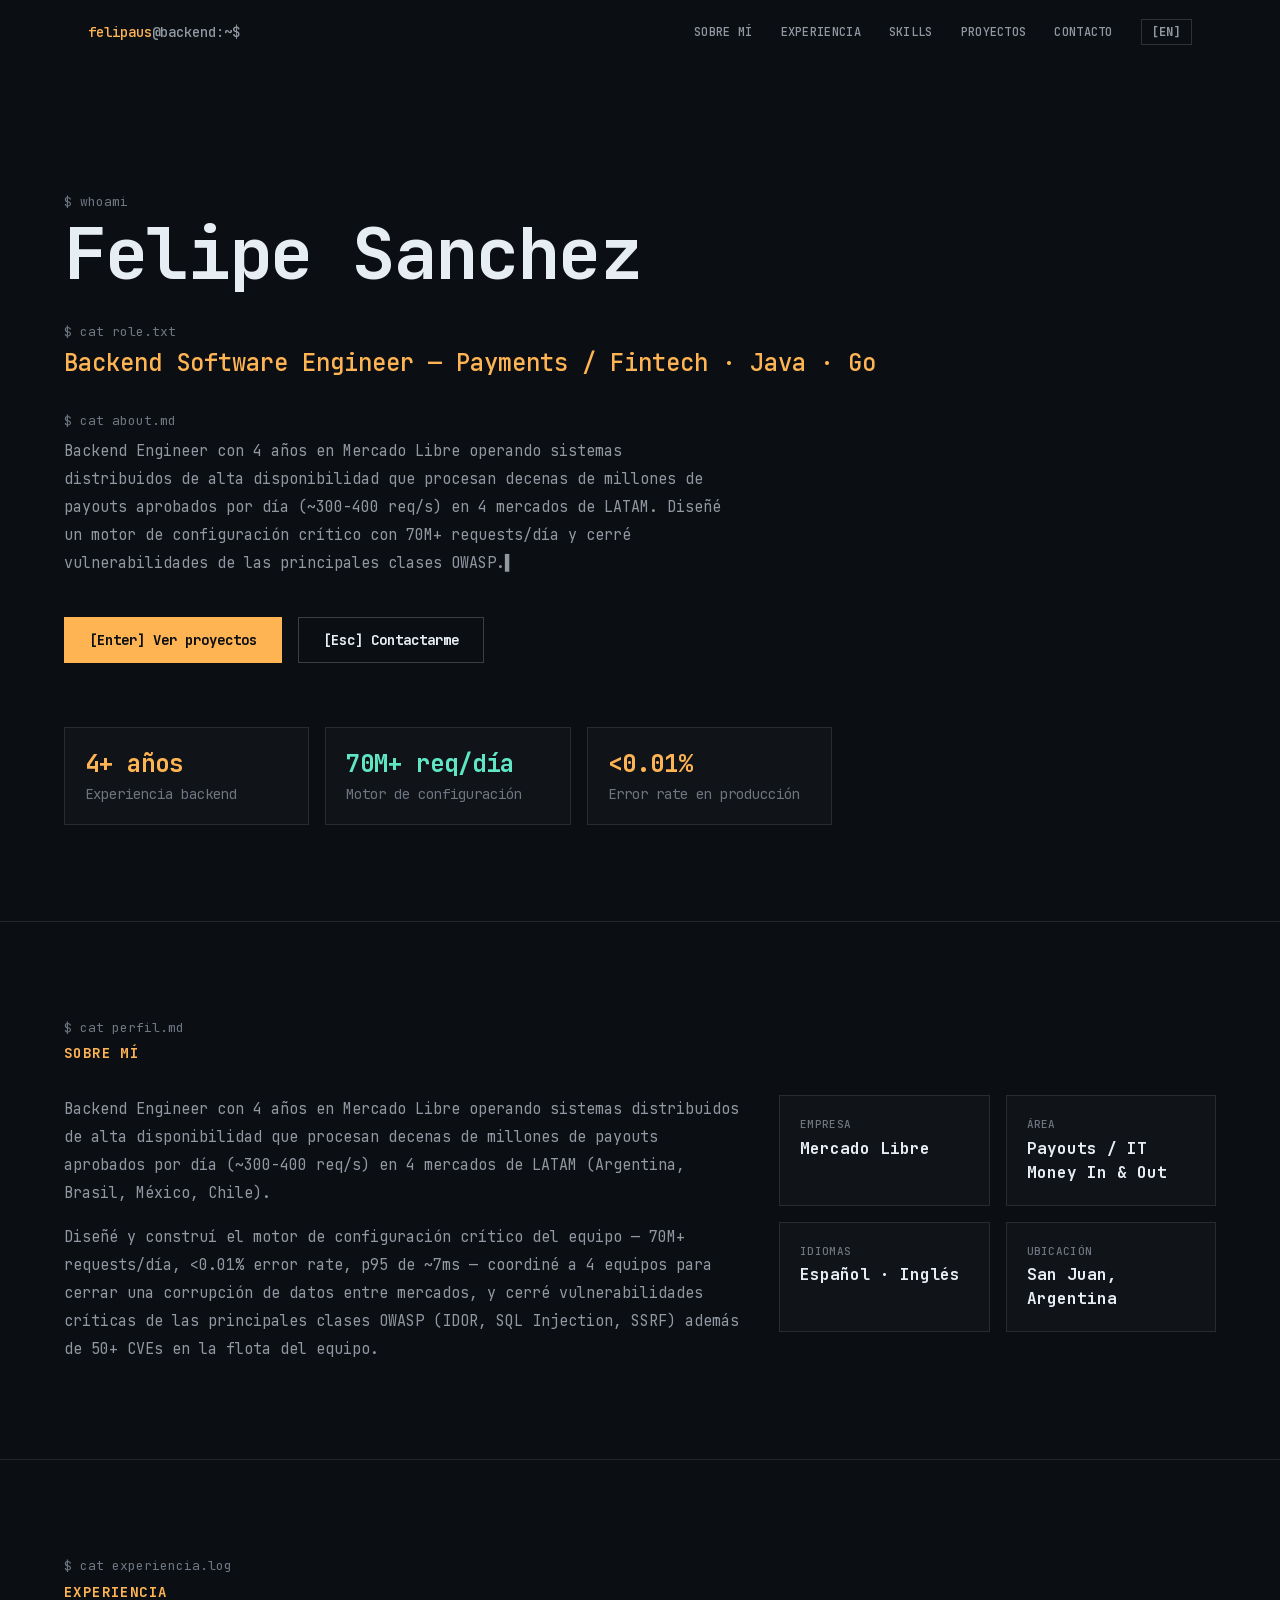
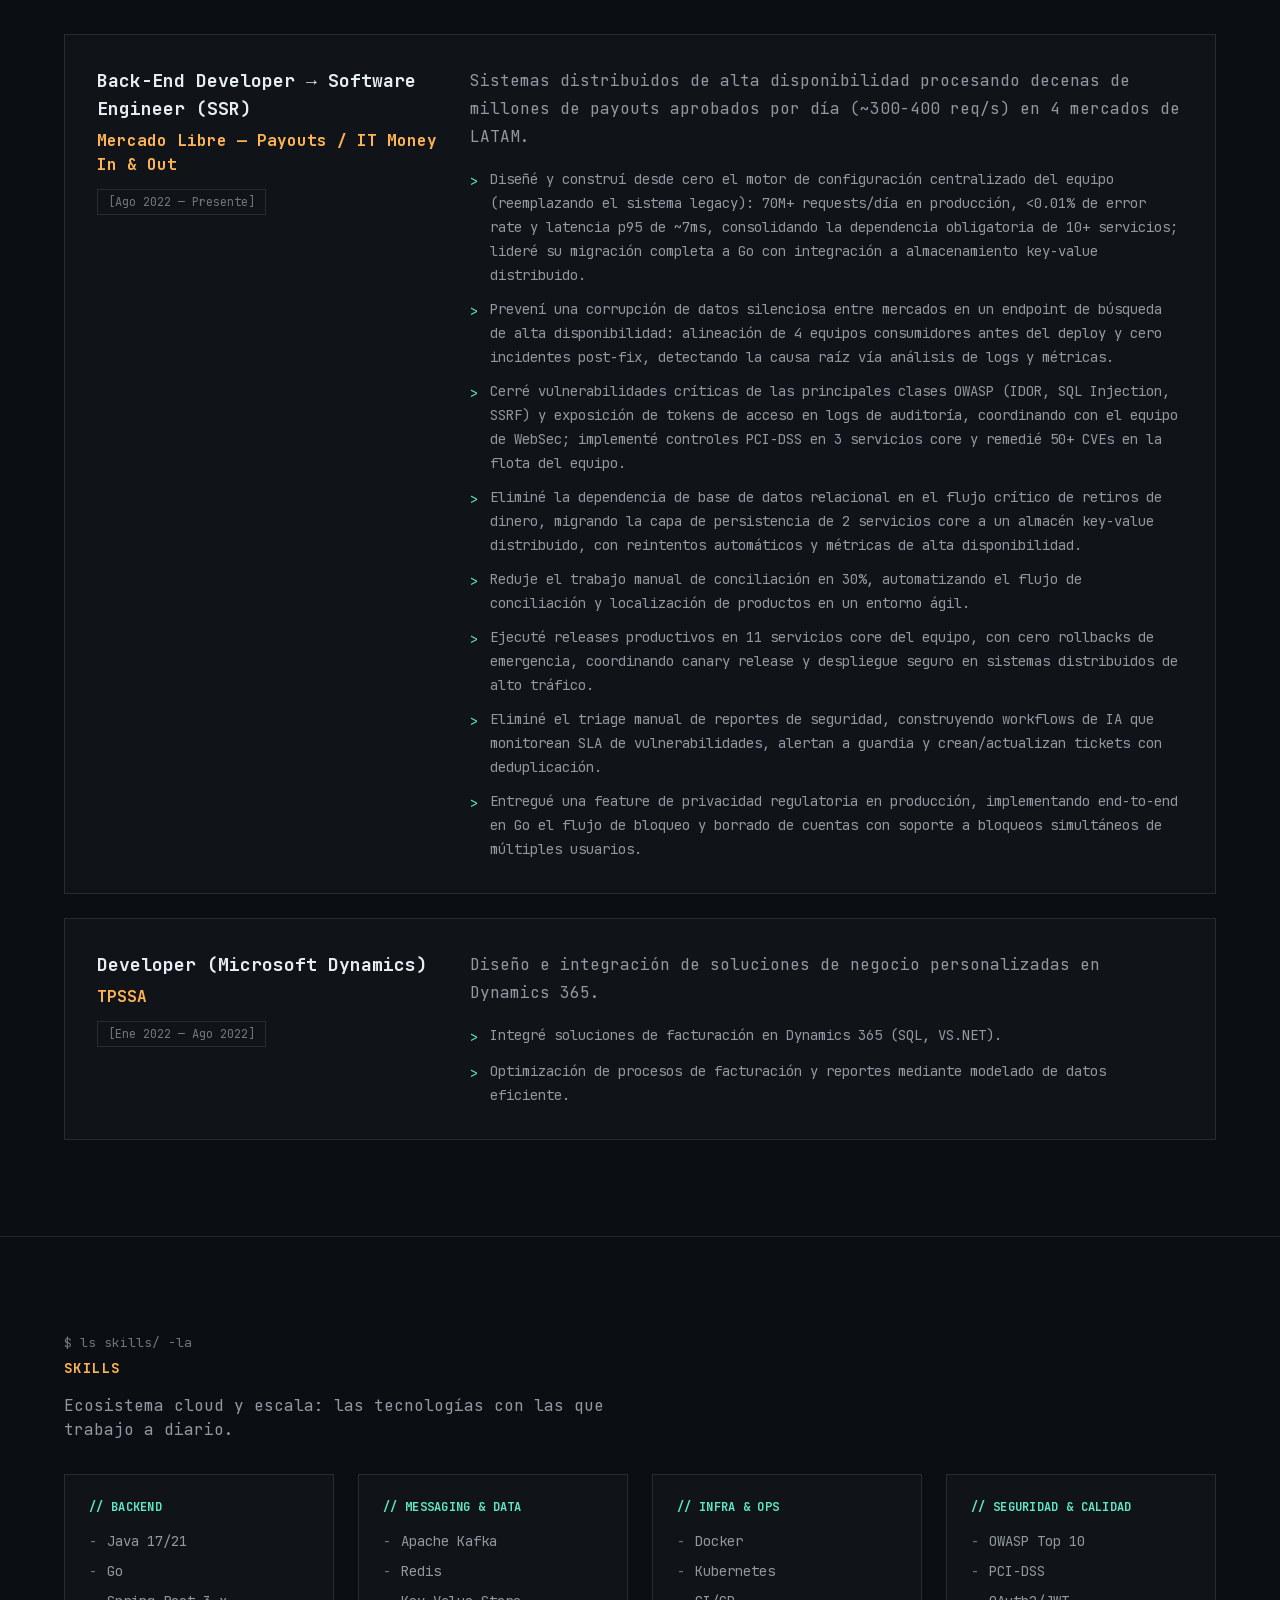
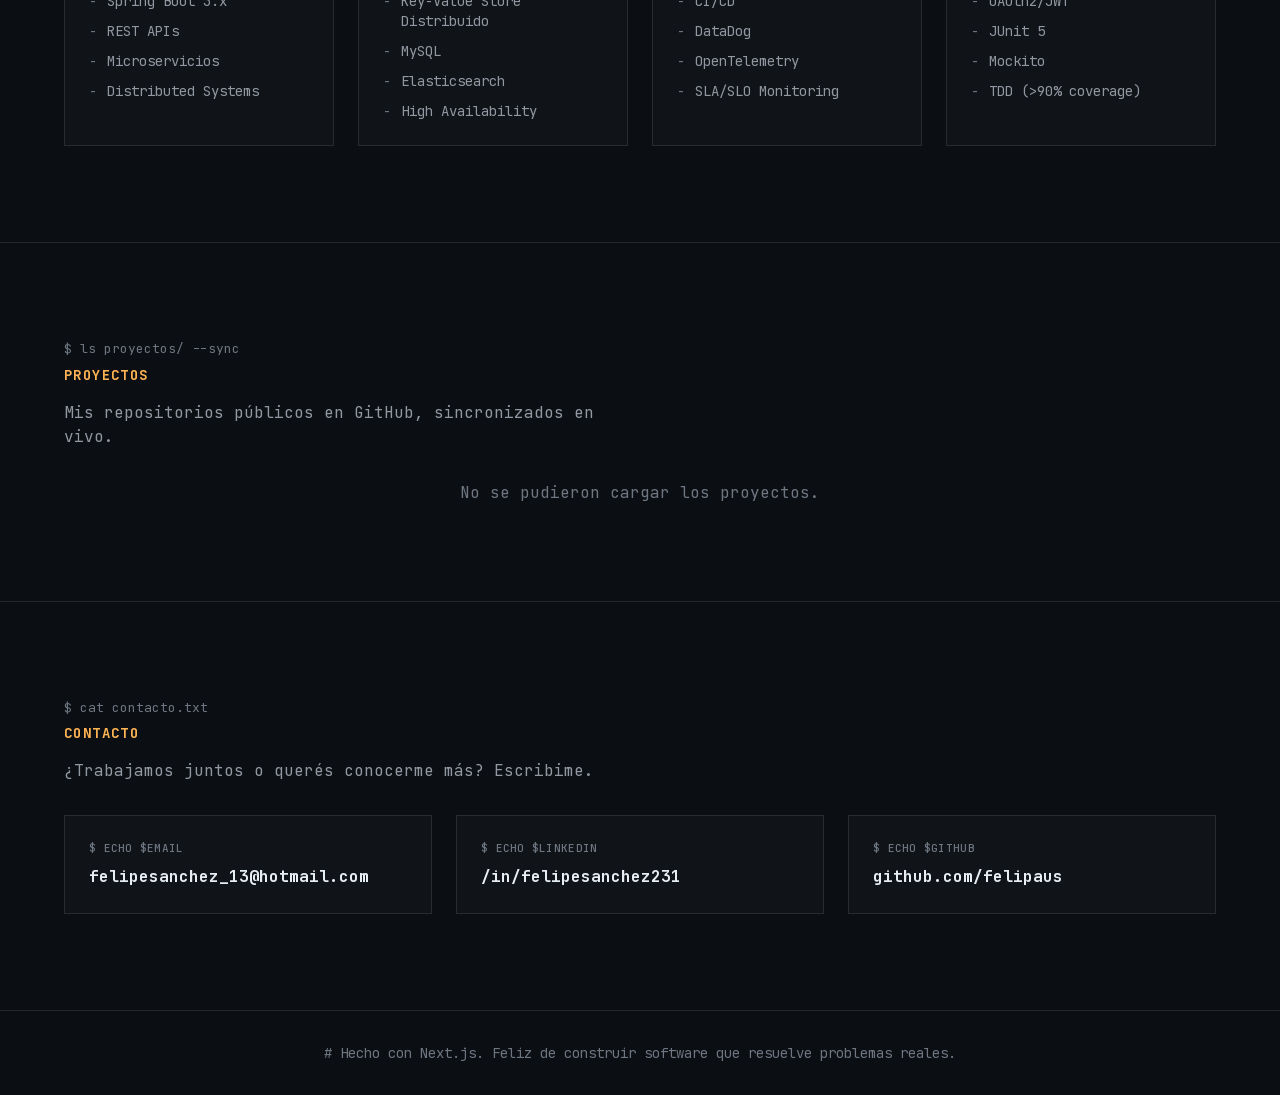
<file: index.html>
<!DOCTYPE html><html lang="es" class="jetbrains_mono_a3c2e7d3-module__z1aoya__variable h-full antialiased"><head><meta charSet="utf-8"/><meta name="viewport" content="width=device-width, initial-scale=1"/><link rel="preload" href="/_next/static/media/051742360c26797e-s.p.1bkzbscqrt8rl.woff2" as="font" crossorigin="" type="font/woff2"/><link rel="stylesheet" href="/_next/static/chunks/44bdaqnrue2wh.css" data-precedence="next"/><link rel="preload" as="script" fetchPriority="low" href="/_next/static/chunks/3l04zcqx63h3y.js"/><script src="/_next/static/chunks/3gl48aymp4s13.js" async=""></script><script src="/_next/static/chunks/3e4keds9ktjdu.js" async=""></script><script src="/_next/static/chunks/turbopack-1zs6ejtzm1edd.js" async=""></script><script src="/_next/static/chunks/3_uwjhuebe1ek.js" async="" crossorigin=""></script><script src="/_next/static/chunks/3xp7e_rwsvrcr.js" async="" crossorigin=""></script><title>Felipe Sanchez — Backend Software Engineer · Payments / Fintech</title><meta name="description" content="Backend Software Engineer en Mercado Libre (Payments / Payouts). Especializado en Java, Go, sistemas distribuidos y seguridad SDLC."/><meta property="og:title" content="Felipe Sanchez — Backend Software Engineer · Payments / Fintech"/><meta property="og:description" content="Backend Software Engineer en Mercado Libre (Payments / Payouts). Especializado en Java, Go y sistemas distribuidos."/><meta property="og:url" content="https://felipaus.github.io"/><meta property="og:site_name" content="felipaus.dev"/><meta property="og:type" content="website"/><meta name="twitter:card" content="summary"/><meta name="twitter:title" content="Felipe Sanchez — Backend Software Engineer · Payments / Fintech"/><meta name="twitter:description" content="Backend Software Engineer en Mercado Libre (Payments / Payouts). Especializado en Java, Go y sistemas distribuidos."/><link rel="icon" href="/favicon.ico?favicon.2vob68tjqpejf.ico" sizes="256x256" type="image/x-icon"/><meta name="next-size-adjust" content=""/><script src="/_next/static/chunks/0cz1d0mv5g_q7.js" noModule=""></script></head><body class="min-h-full"><div hidden=""><!--$--><!--/$--></div><div class="flex min-h-screen flex-col bg-canvas text-fg"><header class="fixed inset-x-0 top-0 z-50 transition-all bg-transparent"><div class="mx-auto flex h-16 max-w-6xl items-center justify-between px-6"><a href="#top" class="text-sm font-medium text-accent-amber">felipaus<span class="text-fg-muted">@backend:~$</span></a><nav class="hidden items-center gap-7 md:flex"><a href="#about" class="text-xs font-medium tracking-wide text-fg-muted uppercase transition hover:text-accent-amber">Sobre mí</a><a href="#experience" class="text-xs font-medium tracking-wide text-fg-muted uppercase transition hover:text-accent-amber">Experiencia</a><a href="#skills" class="text-xs font-medium tracking-wide text-fg-muted uppercase transition hover:text-accent-amber">Skills</a><a href="#projects" class="text-xs font-medium tracking-wide text-fg-muted uppercase transition hover:text-accent-amber">Proyectos</a><a href="#contact" class="text-xs font-medium tracking-wide text-fg-muted uppercase transition hover:text-accent-amber">Contacto</a><button class="border border-white/15 px-2.5 py-1 text-xs font-semibold tracking-wide text-fg-muted transition hover:border-accent-amber hover:text-accent-amber" aria-label="Toggle language">[<!-- -->EN<!-- -->]</button></nav><div class="flex items-center gap-3 md:hidden"><button class="border border-white/15 px-2.5 py-1 text-xs font-semibold tracking-wide text-fg-muted transition hover:border-accent-amber hover:text-accent-amber" aria-label="Toggle language">[<!-- -->EN<!-- -->]</button><button class="flex h-10 w-10 items-center justify-center border border-white/15 text-fg-muted" aria-label="Menu"><svg class="h-5 w-5" fill="none" viewBox="0 0 24 24" stroke="currentColor" stroke-width="2"><path stroke-linecap="round" stroke-linejoin="round" d="M4 6h16M4 12h16M4 18h16"></path></svg></button></div></div></header><main id="top" class="flex-1"><section class="px-6 pt-40 pb-24 sm:pt-48"><div class="mx-auto max-w-6xl"><div class="mb-1.5 text-[13px] text-fg-dim">$ <!-- -->whoami</div><h1 class="text-5xl font-bold tracking-tight text-fg sm:text-7xl">Felipe Sanchez</h1><div class="mt-8"><div class="mb-1.5 text-[13px] text-fg-dim">$ <!-- -->cat role.txt</div><h2 class="text-xl font-medium text-accent-amber sm:text-2xl">Backend Software Engineer — Payments / Fintech · Java · Go</h2></div><div class="mt-8"><div class="mb-1.5 text-[13px] text-fg-dim">$ <!-- -->cat about.md</div><p class="max-w-2xl text-[15px] leading-7 text-fg-muted">Backend Engineer con 4 años en Mercado Libre operando sistemas distribuidos de alta disponibilidad que procesan decenas de millones de payouts aprobados por día (~300-400 req/s) en 4 mercados de LATAM. Diseñé un motor de configuración crítico con 70M+ requests/día y cerré vulnerabilidades de las principales clases OWASP.<span class="cursor">▍</span></p></div><div class="mt-10 flex flex-wrap gap-4"><a href="#projects" class="border border-accent-amber bg-accent-amber px-6 py-3 text-sm font-bold text-canvas no-underline transition hover:bg-transparent hover:text-accent-amber">[Enter] <!-- -->Ver proyectos</a><a href="#contact" class="border border-white/20 px-6 py-3 text-sm font-semibold text-fg no-underline transition hover:border-accent-amber hover:text-accent-amber">[Esc] <!-- -->Contactarme</a></div><div class="mt-16 grid max-w-3xl grid-cols-1 gap-4 sm:grid-cols-3"><div class="border border-white/10 bg-white/[0.02] p-5"><p class="text-2xl font-bold text-accent-amber">4+ años</p><p class="mt-1 text-sm text-fg-dim">Experiencia backend</p></div><div class="border border-white/10 bg-white/[0.02] p-5"><p class="text-2xl font-bold text-accent-teal">70M+ req/día</p><p class="mt-1 text-sm text-fg-dim">Motor de configuración</p></div><div class="border border-white/10 bg-white/[0.02] p-5"><p class="text-2xl font-bold text-accent-amber">&lt;0.01%</p><p class="mt-1 text-sm text-fg-dim">Error rate en producción</p></div></div></div></section><section id="about" class="scroll-mt-20 border-y border-white/10 px-6 py-24"><div class="mx-auto max-w-6xl"><div><div class="mb-1.5 text-[13px] text-fg-dim">$ <!-- -->cat perfil.md</div><h2 class="text-sm font-bold tracking-widest text-accent-amber uppercase">Sobre mí</h2></div><div class="mt-8 grid gap-10 lg:grid-cols-5"><div class="space-y-4 lg:col-span-3"><p class="text-[15px] leading-7 text-fg-muted">Backend Engineer con 4 años en Mercado Libre operando sistemas distribuidos de alta disponibilidad que procesan decenas de millones de payouts aprobados por día (~300-400 req/s) en 4 mercados de LATAM (Argentina, Brasil, México, Chile).</p><p class="text-[15px] leading-7 text-fg-muted">Diseñé y construí el motor de configuración crítico del equipo — 70M+ requests/día, &lt;0.01% error rate, p95 de ~7ms — coordiné a 4 equipos para cerrar una corrupción de datos entre mercados, y cerré vulnerabilidades críticas de las principales clases OWASP (IDOR, SQL Injection, SSRF) además de 50+ CVEs en la flota del equipo.</p></div><div class="lg:col-span-2"><div class="grid grid-cols-2 gap-4"><div class="border border-white/10 bg-white/[0.02] p-5"><p class="text-[11px] font-medium tracking-wide text-fg-dim uppercase">Empresa</p><p class="mt-1 font-semibold text-fg">Mercado Libre</p></div><div class="border border-white/10 bg-white/[0.02] p-5"><p class="text-[11px] font-medium tracking-wide text-fg-dim uppercase">Área</p><p class="mt-1 font-semibold text-fg">Payouts / IT Money In &amp; Out</p></div><div class="border border-white/10 bg-white/[0.02] p-5"><p class="text-[11px] font-medium tracking-wide text-fg-dim uppercase">Idiomas</p><p class="mt-1 font-semibold text-fg">Español · Inglés</p></div><div class="border border-white/10 bg-white/[0.02] p-5"><p class="text-[11px] font-medium tracking-wide text-fg-dim uppercase">Ubicación</p><p class="mt-1 font-semibold text-fg">San Juan, Argentina</p></div></div></div></div></div></section><section id="experience" class="scroll-mt-20 px-6 py-24"><div class="mx-auto max-w-6xl"><div><div class="mb-1.5 text-[13px] text-fg-dim">$ <!-- -->cat experiencia.log</div><h2 class="text-sm font-bold tracking-widest text-accent-amber uppercase">Experiencia</h2></div><div class="mt-8 space-y-6"><div class="border border-white/10 bg-white/[0.02] p-8"><div class="grid gap-4 sm:grid-cols-3 sm:gap-8"><div class="sm:col-span-1"><h3 class="text-lg font-bold text-fg">Back-End Developer → Software Engineer (SSR)</h3><p class="mt-1.5 font-semibold text-accent-amber">Mercado Libre — Payouts / IT Money In &amp; Out</p><span class="mt-3 inline-block border border-white/10 px-2.5 py-1 text-xs text-fg-dim">[<!-- -->Ago 2022 — Presente<!-- -->]</span></div><div class="sm:col-span-2"><p class="leading-7 text-fg-muted">Sistemas distribuidos de alta disponibilidad procesando decenas de millones de payouts aprobados por día (~300-400 req/s) en 4 mercados de LATAM.</p><ul class="mt-4 space-y-2.5"><li class="flex items-start gap-3 text-sm leading-6 text-fg-muted"><span class="mt-0.5 shrink-0 text-accent-teal">&gt;</span>Diseñé y construí desde cero el motor de configuración centralizado del equipo (reemplazando el sistema legacy): 70M+ requests/día en producción, &lt;0.01% de error rate y latencia p95 de ~7ms, consolidando la dependencia obligatoria de 10+ servicios; lideré su migración completa a Go con integración a almacenamiento key-value distribuido.</li><li class="flex items-start gap-3 text-sm leading-6 text-fg-muted"><span class="mt-0.5 shrink-0 text-accent-teal">&gt;</span>Prevení una corrupción de datos silenciosa entre mercados en un endpoint de búsqueda de alta disponibilidad: alineación de 4 equipos consumidores antes del deploy y cero incidentes post-fix, detectando la causa raíz vía análisis de logs y métricas.</li><li class="flex items-start gap-3 text-sm leading-6 text-fg-muted"><span class="mt-0.5 shrink-0 text-accent-teal">&gt;</span>Cerré vulnerabilidades críticas de las principales clases OWASP (IDOR, SQL Injection, SSRF) y exposición de tokens de acceso en logs de auditoría, coordinando con el equipo de WebSec; implementé controles PCI-DSS en 3 servicios core y remedié 50+ CVEs en la flota del equipo.</li><li class="flex items-start gap-3 text-sm leading-6 text-fg-muted"><span class="mt-0.5 shrink-0 text-accent-teal">&gt;</span>Eliminé la dependencia de base de datos relacional en el flujo crítico de retiros de dinero, migrando la capa de persistencia de 2 servicios core a un almacén key-value distribuido, con reintentos automáticos y métricas de alta disponibilidad.</li><li class="flex items-start gap-3 text-sm leading-6 text-fg-muted"><span class="mt-0.5 shrink-0 text-accent-teal">&gt;</span>Reduje el trabajo manual de conciliación en 30%, automatizando el flujo de conciliación y localización de productos en un entorno ágil.</li><li class="flex items-start gap-3 text-sm leading-6 text-fg-muted"><span class="mt-0.5 shrink-0 text-accent-teal">&gt;</span>Ejecuté releases productivos en 11 servicios core del equipo, con cero rollbacks de emergencia, coordinando canary release y despliegue seguro en sistemas distribuidos de alto tráfico.</li><li class="flex items-start gap-3 text-sm leading-6 text-fg-muted"><span class="mt-0.5 shrink-0 text-accent-teal">&gt;</span>Eliminé el triage manual de reportes de seguridad, construyendo workflows de IA que monitorean SLA de vulnerabilidades, alertan a guardia y crean/actualizan tickets con deduplicación.</li><li class="flex items-start gap-3 text-sm leading-6 text-fg-muted"><span class="mt-0.5 shrink-0 text-accent-teal">&gt;</span>Entregué una feature de privacidad regulatoria en producción, implementando end-to-end en Go el flujo de bloqueo y borrado de cuentas con soporte a bloqueos simultáneos de múltiples usuarios.</li></ul></div></div></div><div class="border border-white/10 bg-white/[0.02] p-8"><div class="grid gap-4 sm:grid-cols-3 sm:gap-8"><div class="sm:col-span-1"><h3 class="text-lg font-bold text-fg">Developer (Microsoft Dynamics)</h3><p class="mt-1.5 font-semibold text-accent-amber">TPSSA</p><span class="mt-3 inline-block border border-white/10 px-2.5 py-1 text-xs text-fg-dim">[<!-- -->Ene 2022 — Ago 2022<!-- -->]</span></div><div class="sm:col-span-2"><p class="leading-7 text-fg-muted">Diseño e integración de soluciones de negocio personalizadas en Dynamics 365.</p><ul class="mt-4 space-y-2.5"><li class="flex items-start gap-3 text-sm leading-6 text-fg-muted"><span class="mt-0.5 shrink-0 text-accent-teal">&gt;</span>Integré soluciones de facturación en Dynamics 365 (SQL, VS.NET).</li><li class="flex items-start gap-3 text-sm leading-6 text-fg-muted"><span class="mt-0.5 shrink-0 text-accent-teal">&gt;</span>Optimización de procesos de facturación y reportes mediante modelado de datos eficiente.</li></ul></div></div></div></div></div></section><section id="skills" class="scroll-mt-20 border-y border-white/10 px-6 py-24"><div class="mx-auto max-w-6xl"><div><div class="mb-1.5 text-[13px] text-fg-dim">$ <!-- -->ls skills/ -la</div><h2 class="text-sm font-bold tracking-widest text-accent-amber uppercase">Skills</h2></div><p class="mt-4 max-w-xl text-fg-muted">Ecosistema cloud y escala: las tecnologías con las que trabajo a diario.</p><div class="mt-8 grid gap-6 sm:grid-cols-2 lg:grid-cols-4"><div class="border border-white/10 bg-white/[0.02] p-6"><h3 class="text-xs font-bold tracking-wide text-accent-teal uppercase">// <!-- -->Backend</h3><ul class="mt-4 space-y-2.5"><li class="flex items-baseline gap-2.5 text-sm text-fg-muted"><span class="text-fg-dim">-</span>Java 17/21</li><li class="flex items-baseline gap-2.5 text-sm text-fg-muted"><span class="text-fg-dim">-</span>Go</li><li class="flex items-baseline gap-2.5 text-sm text-fg-muted"><span class="text-fg-dim">-</span>Spring Boot 3.x</li><li class="flex items-baseline gap-2.5 text-sm text-fg-muted"><span class="text-fg-dim">-</span>REST APIs</li><li class="flex items-baseline gap-2.5 text-sm text-fg-muted"><span class="text-fg-dim">-</span>Microservicios</li><li class="flex items-baseline gap-2.5 text-sm text-fg-muted"><span class="text-fg-dim">-</span>Distributed Systems</li></ul></div><div class="border border-white/10 bg-white/[0.02] p-6"><h3 class="text-xs font-bold tracking-wide text-accent-teal uppercase">// <!-- -->Messaging &amp; Data</h3><ul class="mt-4 space-y-2.5"><li class="flex items-baseline gap-2.5 text-sm text-fg-muted"><span class="text-fg-dim">-</span>Apache Kafka</li><li class="flex items-baseline gap-2.5 text-sm text-fg-muted"><span class="text-fg-dim">-</span>Redis</li><li class="flex items-baseline gap-2.5 text-sm text-fg-muted"><span class="text-fg-dim">-</span>Key-Value Store Distribuido</li><li class="flex items-baseline gap-2.5 text-sm text-fg-muted"><span class="text-fg-dim">-</span>MySQL</li><li class="flex items-baseline gap-2.5 text-sm text-fg-muted"><span class="text-fg-dim">-</span>Elasticsearch</li><li class="flex items-baseline gap-2.5 text-sm text-fg-muted"><span class="text-fg-dim">-</span>High Availability</li></ul></div><div class="border border-white/10 bg-white/[0.02] p-6"><h3 class="text-xs font-bold tracking-wide text-accent-teal uppercase">// <!-- -->Infra &amp; Ops</h3><ul class="mt-4 space-y-2.5"><li class="flex items-baseline gap-2.5 text-sm text-fg-muted"><span class="text-fg-dim">-</span>Docker</li><li class="flex items-baseline gap-2.5 text-sm text-fg-muted"><span class="text-fg-dim">-</span>Kubernetes</li><li class="flex items-baseline gap-2.5 text-sm text-fg-muted"><span class="text-fg-dim">-</span>CI/CD</li><li class="flex items-baseline gap-2.5 text-sm text-fg-muted"><span class="text-fg-dim">-</span>DataDog</li><li class="flex items-baseline gap-2.5 text-sm text-fg-muted"><span class="text-fg-dim">-</span>OpenTelemetry</li><li class="flex items-baseline gap-2.5 text-sm text-fg-muted"><span class="text-fg-dim">-</span>SLA/SLO Monitoring</li></ul></div><div class="border border-white/10 bg-white/[0.02] p-6"><h3 class="text-xs font-bold tracking-wide text-accent-teal uppercase">// <!-- -->Seguridad &amp; Calidad</h3><ul class="mt-4 space-y-2.5"><li class="flex items-baseline gap-2.5 text-sm text-fg-muted"><span class="text-fg-dim">-</span>OWASP Top 10</li><li class="flex items-baseline gap-2.5 text-sm text-fg-muted"><span class="text-fg-dim">-</span>PCI-DSS</li><li class="flex items-baseline gap-2.5 text-sm text-fg-muted"><span class="text-fg-dim">-</span>OAuth2/JWT</li><li class="flex items-baseline gap-2.5 text-sm text-fg-muted"><span class="text-fg-dim">-</span>JUnit 5</li><li class="flex items-baseline gap-2.5 text-sm text-fg-muted"><span class="text-fg-dim">-</span>Mockito</li><li class="flex items-baseline gap-2.5 text-sm text-fg-muted"><span class="text-fg-dim">-</span>TDD (&gt;90% coverage)</li></ul></div></div></div></section><section id="projects" class="scroll-mt-20 px-6 py-24"><div class="mx-auto max-w-6xl"><div><div class="mb-1.5 text-[13px] text-fg-dim">$ <!-- -->ls proyectos/ --sync</div><h2 class="text-sm font-bold tracking-widest text-accent-amber uppercase">Proyectos</h2></div><p class="mt-4 max-w-xl text-fg-muted">Mis repositorios públicos en GitHub, sincronizados en vivo.</p><div class="mt-8"><p class="text-center text-fg-dim">Cargando proyectos...</p></div></div></section><section id="contact" class="scroll-mt-20 border-t border-white/10 px-6 py-24"><div class="mx-auto max-w-6xl"><div><div class="mb-1.5 text-[13px] text-fg-dim">$ <!-- -->cat contacto.txt</div><h2 class="text-sm font-bold tracking-widest text-accent-amber uppercase">Contacto</h2></div><p class="mt-4 max-w-xl text-fg-muted">¿Trabajamos juntos o querés conocerme más? Escribime.</p><div class="mt-8 grid gap-6 sm:grid-cols-3"><a href="mailto:felipesanchez_13@hotmail.com" class="group border border-white/10 bg-white/[0.02] p-6 no-underline transition hover:border-accent-amber"><p class="text-[11px] font-medium tracking-wide text-fg-dim uppercase">$ echo $<!-- -->EMAIL</p><p class="mt-2 font-semibold break-all text-fg group-hover:text-accent-amber">felipesanchez_13@hotmail.com</p></a><a href="https://www.linkedin.com/in/felipesanchez231/" target="_blank" rel="noopener noreferrer" class="group border border-white/10 bg-white/[0.02] p-6 no-underline transition hover:border-accent-amber"><p class="text-[11px] font-medium tracking-wide text-fg-dim uppercase">$ echo $LINKEDIN</p><p class="mt-2 font-semibold text-fg group-hover:text-accent-amber">/in/felipesanchez231</p></a><a href="https://github.com/felipaus" target="_blank" rel="noopener noreferrer" class="group border border-white/10 bg-white/[0.02] p-6 no-underline transition hover:border-accent-amber"><p class="text-[11px] font-medium tracking-wide text-fg-dim uppercase">$ echo $GITHUB</p><p class="mt-2 font-semibold text-fg group-hover:text-accent-amber">github.com/felipaus</p></a></div></div></section></main><footer class="border-t border-white/10 px-6 py-8 text-center text-sm text-fg-dim"># <!-- -->Hecho con Next.js. Feliz de construir software que resuelve problemas reales.</footer></div><!--$--><!--/$--><script src="/_next/static/chunks/3l04zcqx63h3y.js" id="_R_" async=""></script><script>(self.__next_f=self.__next_f||[]).push([0])</script><script>self.__next_f.push([1,"1:\"$Sreact.fragment\"\n2:I[36908,[\"/_next/static/chunks/3_uwjhuebe1ek.js\"],\"LanguageProvider\"]\n3:I[39756,[\"/_next/static/chunks/3_uwjhuebe1ek.js\"],\"default\"]\n4:I[37457,[\"/_next/static/chunks/3_uwjhuebe1ek.js\"],\"default\"]\n5:I[47257,[\"/_next/static/chunks/3_uwjhuebe1ek.js\"],\"ClientPageRoot\"]\n6:I[52683,[\"/_next/static/chunks/3_uwjhuebe1ek.js\",\"/_next/static/chunks/3xp7e_rwsvrcr.js\"],\"default\"]\n9:I[97367,[\"/_next/static/chunks/3_uwjhuebe1ek.js\"],\"OutletBoundary\"]\na:\"$Sreact.suspense\"\nc:I[97367,[\"/_next/static/chunks/3_uwjhuebe1ek.js\"],\"ViewportBoundary\"]\ne:I[97367,[\"/_next/static/chunks/3_uwjhuebe1ek.js\"],\"MetadataBoundary\"]\n10:I[68027,[\"/_next/static/chunks/3_uwjhuebe1ek.js\"],\"default\",1]\n:HL[\"/_next/static/chunks/44bdaqnrue2wh.css\",\"style\"]\n:HL[\"/_next/static/media/051742360c26797e-s.p.1bkzbscqrt8rl.woff2\",\"font\",{\"crossOrigin\":\"\",\"type\":\"font/woff2\"}]\n0:{\"P\":null,\"c\":[\"\",\"\"],\"q\":\"\",\"i\":false,\"f\":[[[\"\",{\"children\":[\"__PAGE__\",{},\"$undefined\",\"$undefined\",4608]},\"$undefined\",\"$undefined\",4624],[[\"$\",\"$1\",\"c\",{\"children\":[[[\"$\",\"link\",\"0\",{\"rel\":\"stylesheet\",\"href\":\"/_next/static/chunks/44bdaqnrue2wh.css\",\"precedence\":\"next\",\"crossOrigin\":\"$undefined\",\"nonce\":\"$undefined\"}],[\"$\",\"script\",\"script-0\",{\"src\":\"/_next/static/chunks/3_uwjhuebe1ek.js\",\"async\":true,\"nonce\":\"$undefined\"}]],[\"$\",\"html\",null,{\"lang\":\"es\",\"className\":\"jetbrains_mono_a3c2e7d3-module__z1aoya__variable h-full antialiased\",\"children\":[\"$\",\"body\",null,{\"className\":\"min-h-full\",\"children\":[\"$\",\"$L2\",null,{\"children\":[\"$\",\"$L3\",null,{\"parallelRouterKey\":\"children\",\"error\":\"$undefined\",\"errorStyles\":\"$undefined\",\"errorScripts\":\"$undefined\",\"template\":[\"$\",\"$L4\",null,{}],\"templateStyles\":\"$undefined\",\"templateScripts\":\"$undefined\",\"notFound\":[[[\"$\",\"title\",null,{\"children\":\"404: This page could not be found.\"}],[\"$\",\"div\",null,{\"style\":{\"fontFamily\":\"system-ui,\\\"Segoe UI\\\",Roboto,Helvetica,Arial,sans-serif,\\\"Apple Color Emoji\\\",\\\"Segoe UI Emoji\\\"\",\"height\":\"100vh\",\"textAlign\":\"center\",\"display\":\"flex\",\"flexDirection\":\"column\",\"alignItems\":\"center\",\"justifyContent\":\"center\"},\"children\":[\"$\",\"div\",null,{\"children\":[[\"$\",\"style\",null,{\"dangerouslySetInnerHTML\":{\"__html\":\"body{color:#000;background:#fff;margin:0}.next-error-h1{border-right:1px solid rgba(0,0,0,.3)}@media (prefers-color-scheme:dark){body{color:#fff;background:#000}.next-error-h1{border-right:1px solid rgba(255,255,255,.3)}}\"}}],[\"$\",\"h1\",null,{\"className\":\"next-error-h1\",\"style\":{\"display\":\"inline-block\",\"margin\":\"0 20px 0 0\",\"padding\":\"0 23px 0 0\",\"fontSize\":24,\"fontWeight\":500,\"verticalAlign\":\"top\",\"lineHeight\":\"49px\"},\"children\":404}],[\"$\",\"div\",null,{\"style\":{\"display\":\"inline-block\"},\"children\":[\"$\",\"h2\",null,{\"style\":{\"fontSize\":14,\"fontWeight\":400,\"lineHeight\":\"49px\",\"margin\":0},\"children\":\"This page could not be found.\"}]}]]}]}]],[]],\"forbidden\":\"$undefined\",\"unauthorized\":\"$undefined\"}]}]}]}]]}],{\"children\":[[\"$\",\"$1\",\"c\",{\"children\":[[\"$\",\"$L5\",null,{\"Component\":\"$6\",\"serverProvidedParams\":{\"searchParams\":{},\"params\":{},\"promises\":[\"$@7\",\"$@8\"]}}],[[\"$\",\"script\",\"script-0\",{\"src\":\"/_next/static/chunks/3xp7e_rwsvrcr.js\",\"async\":true,\"nonce\":\"$undefined\"}]],[\"$\",\"$L9\",null,{\"children\":[\"$\",\"$a\",null,{\"name\":\"Next.MetadataOutlet\",\"children\":\"$@b\"}]}]]}],{},null,false,null]},null,false,null],[\"$\",\"$1\",\"h\",{\"children\":[null,[\"$\",\"$Lc\",null,{\"children\":\"$Ld\"}],[\"$\",\"div\",null,{\"hidden\":true,\"children\":[\"$\",\"$Le\",null,{\"children\":[\"$\",\"$a\",null,{\"name\":\"Next.Metadata\",\"children\":\"$Lf\"}]}]}],[\"$\",\"meta\",null,{\"name\":\"next-size-adjust\",\"content\":\"\"}]]}],false]],\"m\":\"$undefined\",\"G\":[\"$10\",[[\"$\",\"link\",\"0\",{\"rel\":\"stylesheet\",\"href\":\"/_next/static/chunks/44bdaqnrue2wh.css\",\"precedence\":\"next\",\"crossOrigin\":\"$undefined\",\"nonce\":\"$undefined\"}]]],\"S\":true,\"h\":null,\"r\":\"$undefined\",\"s\":\"$undefined\",\"a\":\"$undefined\",\"l\":\"$undefined\",\"p\":\"$undefined\",\"d\":\"$undefined\",\"b\":\"heUwtdGXYQtETffbRDF4q\"}\n7:{}\n8:\"$0:f:0:1:1:children:0:props:children:0:props:serverProvidedParams:params\"\nd:[[\"$\",\"meta\",\"0\",{\"charSet\":\"utf-8\"}],[\"$\",\"meta\",\"1\",{\"name\":\"viewport\",\"content\":\"width=device-width, initial-scale=1\"}]]\n11:I[27201,[\"/_next/static/chunks/3_uwjhuebe1ek.js\"],\"IconMark\"]\nb:null\nf:[[\"$\",\"title\",\"0\",{\"children\":\"Felipe Sanchez — Backend Software Engineer · Payments / Fintech\"}],[\"$\",\"meta\",\"1\",{\"name\":\"description\",\"content\":\"Backend Software Engineer en Mercado Libre (Payments / Payouts). Especializado en Java, Go, sistemas distribuidos y seguridad SDLC.\"}],[\"$\",\"meta\",\"2\",{\"property\":\"og:title\",\"content\":\"Felipe Sanchez — Backend Software Engineer · Payments / Fintech\"}],[\"$\",\"meta\",\"3\",{\"property\":\"og:description\",\"content\":\"Backend Software Engineer en Mercado Libre (Payments / Payouts). Especializado en Java, Go y sistemas distribuidos.\"}],[\"$\",\"meta\",\"4\",{\"property\":\"og:url\",\"content\":\"https://felipaus.github.io\"}],[\"$\",\"meta\",\"5\",{\"property\":\"og:site_name\",\"content\":\"felipaus.dev\"}],[\"$\",\"meta\",\"6\",{\"property\":\"og:type\",\"content\":\"website\"}],[\"$\",\"meta\",\"7\",{\"name\":\"twitter:card\",\"content\":\"summary\"}],[\"$\",\"meta\",\"8\",{\"name\":\"twitter:title\",\"content\":\"Felipe Sanchez — Backend Software Engineer · Payments / Fintech\"}],[\"$\",\"meta\",\"9\",{\"name\":\"twitter:description\",\"content\":\"Backend Software Engineer en Mercado Libre (Payments / Payouts). Especializado en Java, Go y sistemas distribuidos.\"}],[\"$\",\"link\",\"10\",{\"rel\":\"icon\",\"href\":\"/favicon.ico?favicon.2vob68tjqpejf.ico\",\"sizes\":\"256x256\",\"type\":\"image/x-icon\"}],[\"$\",\"$L11\",\"11\",{}]]\n"])</script></body></html>
</file>
<file: _next/static/chunks/44bdaqnrue2wh.css>
@font-face{font-family:JetBrains Mono;font-style:normal;font-weight:400;font-display:swap;src:url(../media/04c5164763c40239-s.1kd-r_s9smv5m.woff2)format("woff2");unicode-range:U+460-52F,U+1C80-1C8A,U+20B4,U+2DE0-2DFF,U+A640-A69F,U+FE2E-FE2F}@font-face{font-family:JetBrains Mono;font-style:normal;font-weight:400;font-display:swap;src:url(../media/26f284dcc38c84c0-s.3hlisc-pwq13z.woff2)format("woff2");unicode-range:U+301,U+400-45F,U+490-491,U+4B0-4B1,U+2116}@font-face{font-family:JetBrains Mono;font-style:normal;font-weight:400;font-display:swap;src:url(../media/7e7f32a39836f228-s.0-oo9_1x_xmvg.woff2)format("woff2");unicode-range:U+370-377,U+37A-37F,U+384-38A,U+38C,U+38E-3A1,U+3A3-3FF}@font-face{font-family:JetBrains Mono;font-style:normal;font-weight:400;font-display:swap;src:url(../media/fa39153a3fc630ba-s.36fqqi66-3tjb.woff2)format("woff2");unicode-range:U+102-103,U+110-111,U+128-129,U+168-169,U+1A0-1A1,U+1AF-1B0,U+300-301,U+303-304,U+308-309,U+323,U+329,U+1EA0-1EF9,U+20AB}@font-face{font-family:JetBrains Mono;font-style:normal;font-weight:400;font-display:swap;src:url(../media/6a5386fd6038edbe-s.3_z45zcoc-xoz.woff2)format("woff2");unicode-range:U+100-2BA,U+2BD-2C5,U+2C7-2CC,U+2CE-2D7,U+2DD-2FF,U+304,U+308,U+329,U+1D00-1DBF,U+1E00-1E9F,U+1EF2-1EFF,U+2020,U+20A0-20AB,U+20AD-20C0,U+2113,U+2C60-2C7F,U+A720-A7FF}@font-face{font-family:JetBrains Mono;font-style:normal;font-weight:400;font-display:swap;src:url(../media/051742360c26797e-s.p.1bkzbscqrt8rl.woff2)format("woff2");unicode-range:U+??,U+131,U+152-153,U+2BB-2BC,U+2C6,U+2DA,U+2DC,U+304,U+308,U+329,U+2000-206F,U+20AC,U+2122,U+2191,U+2193,U+2212,U+2215,U+FEFF,U+FFFD}@font-face{font-family:JetBrains Mono;font-style:normal;font-weight:500;font-display:swap;src:url(../media/04c5164763c40239-s.1kd-r_s9smv5m.woff2)format("woff2");unicode-range:U+460-52F,U+1C80-1C8A,U+20B4,U+2DE0-2DFF,U+A640-A69F,U+FE2E-FE2F}@font-face{font-family:JetBrains Mono;font-style:normal;font-weight:500;font-display:swap;src:url(../media/26f284dcc38c84c0-s.3hlisc-pwq13z.woff2)format("woff2");unicode-range:U+301,U+400-45F,U+490-491,U+4B0-4B1,U+2116}@font-face{font-family:JetBrains Mono;font-style:normal;font-weight:500;font-display:swap;src:url(../media/7e7f32a39836f228-s.0-oo9_1x_xmvg.woff2)format("woff2");unicode-range:U+370-377,U+37A-37F,U+384-38A,U+38C,U+38E-3A1,U+3A3-3FF}@font-face{font-family:JetBrains Mono;font-style:normal;font-weight:500;font-display:swap;src:url(../media/fa39153a3fc630ba-s.36fqqi66-3tjb.woff2)format("woff2");unicode-range:U+102-103,U+110-111,U+128-129,U+168-169,U+1A0-1A1,U+1AF-1B0,U+300-301,U+303-304,U+308-309,U+323,U+329,U+1EA0-1EF9,U+20AB}@font-face{font-family:JetBrains Mono;font-style:normal;font-weight:500;font-display:swap;src:url(../media/6a5386fd6038edbe-s.3_z45zcoc-xoz.woff2)format("woff2");unicode-range:U+100-2BA,U+2BD-2C5,U+2C7-2CC,U+2CE-2D7,U+2DD-2FF,U+304,U+308,U+329,U+1D00-1DBF,U+1E00-1E9F,U+1EF2-1EFF,U+2020,U+20A0-20AB,U+20AD-20C0,U+2113,U+2C60-2C7F,U+A720-A7FF}@font-face{font-family:JetBrains Mono;font-style:normal;font-weight:500;font-display:swap;src:url(../media/051742360c26797e-s.p.1bkzbscqrt8rl.woff2)format("woff2");unicode-range:U+??,U+131,U+152-153,U+2BB-2BC,U+2C6,U+2DA,U+2DC,U+304,U+308,U+329,U+2000-206F,U+20AC,U+2122,U+2191,U+2193,U+2212,U+2215,U+FEFF,U+FFFD}@font-face{font-family:JetBrains Mono;font-style:normal;font-weight:700;font-display:swap;src:url(../media/04c5164763c40239-s.1kd-r_s9smv5m.woff2)format("woff2");unicode-range:U+460-52F,U+1C80-1C8A,U+20B4,U+2DE0-2DFF,U+A640-A69F,U+FE2E-FE2F}@font-face{font-family:JetBrains Mono;font-style:normal;font-weight:700;font-display:swap;src:url(../media/26f284dcc38c84c0-s.3hlisc-pwq13z.woff2)format("woff2");unicode-range:U+301,U+400-45F,U+490-491,U+4B0-4B1,U+2116}@font-face{font-family:JetBrains Mono;font-style:normal;font-weight:700;font-display:swap;src:url(../media/7e7f32a39836f228-s.0-oo9_1x_xmvg.woff2)format("woff2");unicode-range:U+370-377,U+37A-37F,U+384-38A,U+38C,U+38E-3A1,U+3A3-3FF}@font-face{font-family:JetBrains Mono;font-style:normal;font-weight:700;font-display:swap;src:url(../media/fa39153a3fc630ba-s.36fqqi66-3tjb.woff2)format("woff2");unicode-range:U+102-103,U+110-111,U+128-129,U+168-169,U+1A0-1A1,U+1AF-1B0,U+300-301,U+303-304,U+308-309,U+323,U+329,U+1EA0-1EF9,U+20AB}@font-face{font-family:JetBrains Mono;font-style:normal;font-weight:700;font-display:swap;src:url(../media/6a5386fd6038edbe-s.3_z45zcoc-xoz.woff2)format("woff2");unicode-range:U+100-2BA,U+2BD-2C5,U+2C7-2CC,U+2CE-2D7,U+2DD-2FF,U+304,U+308,U+329,U+1D00-1DBF,U+1E00-1E9F,U+1EF2-1EFF,U+2020,U+20A0-20AB,U+20AD-20C0,U+2113,U+2C60-2C7F,U+A720-A7FF}@font-face{font-family:JetBrains Mono;font-style:normal;font-weight:700;font-display:swap;src:url(../media/051742360c26797e-s.p.1bkzbscqrt8rl.woff2)format("woff2");unicode-range:U+??,U+131,U+152-153,U+2BB-2BC,U+2C6,U+2DA,U+2DC,U+304,U+308,U+329,U+2000-206F,U+20AC,U+2122,U+2191,U+2193,U+2212,U+2215,U+FEFF,U+FFFD}@font-face{font-family:JetBrains Mono;font-style:normal;font-weight:800;font-display:swap;src:url(../media/04c5164763c40239-s.1kd-r_s9smv5m.woff2)format("woff2");unicode-range:U+460-52F,U+1C80-1C8A,U+20B4,U+2DE0-2DFF,U+A640-A69F,U+FE2E-FE2F}@font-face{font-family:JetBrains Mono;font-style:normal;font-weight:800;font-display:swap;src:url(../media/26f284dcc38c84c0-s.3hlisc-pwq13z.woff2)format("woff2");unicode-range:U+301,U+400-45F,U+490-491,U+4B0-4B1,U+2116}@font-face{font-family:JetBrains Mono;font-style:normal;font-weight:800;font-display:swap;src:url(../media/7e7f32a39836f228-s.0-oo9_1x_xmvg.woff2)format("woff2");unicode-range:U+370-377,U+37A-37F,U+384-38A,U+38C,U+38E-3A1,U+3A3-3FF}@font-face{font-family:JetBrains Mono;font-style:normal;font-weight:800;font-display:swap;src:url(../media/fa39153a3fc630ba-s.36fqqi66-3tjb.woff2)format("woff2");unicode-range:U+102-103,U+110-111,U+128-129,U+168-169,U+1A0-1A1,U+1AF-1B0,U+300-301,U+303-304,U+308-309,U+323,U+329,U+1EA0-1EF9,U+20AB}@font-face{font-family:JetBrains Mono;font-style:normal;font-weight:800;font-display:swap;src:url(../media/6a5386fd6038edbe-s.3_z45zcoc-xoz.woff2)format("woff2");unicode-range:U+100-2BA,U+2BD-2C5,U+2C7-2CC,U+2CE-2D7,U+2DD-2FF,U+304,U+308,U+329,U+1D00-1DBF,U+1E00-1E9F,U+1EF2-1EFF,U+2020,U+20A0-20AB,U+20AD-20C0,U+2113,U+2C60-2C7F,U+A720-A7FF}@font-face{font-family:JetBrains Mono;font-style:normal;font-weight:800;font-display:swap;src:url(../media/051742360c26797e-s.p.1bkzbscqrt8rl.woff2)format("woff2");unicode-range:U+??,U+131,U+152-153,U+2BB-2BC,U+2C6,U+2DA,U+2DC,U+304,U+308,U+329,U+2000-206F,U+20AC,U+2122,U+2191,U+2193,U+2212,U+2215,U+FEFF,U+FFFD}@font-face{font-family:JetBrains Mono Fallback;src:local(Arial);ascent-override:75.79%;descent-override:22.29%;line-gap-override:0.0%;size-adjust:134.59%}.jetbrains_mono_a3c2e7d3-module__z1aoya__className{font-family:JetBrains Mono,JetBrains Mono Fallback;font-style:normal}.jetbrains_mono_a3c2e7d3-module__z1aoya__variable{--font-jetbrains-mono:"JetBrains Mono", "JetBrains Mono Fallback"}
@layer properties{@supports (((-webkit-hyphens:none)) and (not (margin-trim:inline))) or ((-moz-orient:inline) and (not (color:rgb(from red r g b)))){*,:before,:after,::backdrop{--tw-rotate-x:initial;--tw-rotate-y:initial;--tw-rotate-z:initial;--tw-skew-x:initial;--tw-skew-y:initial;--tw-space-y-reverse:0;--tw-border-style:solid;--tw-leading:initial;--tw-font-weight:initial;--tw-tracking:initial;--tw-backdrop-blur:initial;--tw-backdrop-brightness:initial;--tw-backdrop-contrast:initial;--tw-backdrop-grayscale:initial;--tw-backdrop-hue-rotate:initial;--tw-backdrop-invert:initial;--tw-backdrop-opacity:initial;--tw-backdrop-saturate:initial;--tw-backdrop-sepia:initial;--tw-translate-x:0;--tw-translate-y:0;--tw-translate-z:0}}}@layer theme{:root,:host{--color-white:#fff;--spacing:.25rem;--container-xl:36rem;--container-2xl:42rem;--container-3xl:48rem;--container-6xl:72rem;--text-xs:.75rem;--text-xs--line-height:calc(1 / .75);--text-sm:.875rem;--text-sm--line-height:calc(1.25 / .875);--text-lg:1.125rem;--text-lg--line-height:calc(1.75 / 1.125);--text-xl:1.25rem;--text-xl--line-height:calc(1.75 / 1.25);--text-2xl:1.5rem;--text-2xl--line-height:calc(2 / 1.5);--text-5xl:3rem;--text-5xl--line-height:1;--text-7xl:4.5rem;--text-7xl--line-height:1;--font-weight-medium:500;--font-weight-semibold:600;--font-weight-bold:700;--tracking-tight:-.025em;--tracking-wide:.025em;--tracking-widest:.1em;--blur-md:12px;--default-transition-duration:.15s;--default-transition-timing-function:cubic-bezier(.4, 0, .2, 1);--default-font-family:var(--font-jetbrains-mono);--default-mono-font-family:var(--font-jetbrains-mono)}}@layer base{*,:after,:before,::backdrop{box-sizing:border-box;border:0 solid;margin:0;padding:0}::file-selector-button{box-sizing:border-box;border:0 solid;margin:0;padding:0}html,:host{-webkit-text-size-adjust:100%;tab-size:4;line-height:1.5;font-family:var(--default-font-family,-apple-system, BlinkMacSystemFont, "Segoe UI", Roboto, "Helvetica Neue", "Noto Sans", Arial, sans-serif, "Apple Color Emoji", "Segoe UI Emoji", "Segoe UI Symbol", "Noto Color Emoji");font-feature-settings:var(--default-font-feature-settings,normal);font-variation-settings:var(--default-font-variation-settings,normal);-webkit-tap-highlight-color:transparent}hr{height:0;color:inherit;border-top-width:1px}abbr:where([title]){-webkit-text-decoration:underline dotted;text-decoration:underline dotted}h1,h2,h3,h4,h5,h6{font-size:inherit;font-weight:inherit}a{color:inherit;-webkit-text-decoration:inherit;-webkit-text-decoration:inherit;-webkit-text-decoration:inherit;-webkit-text-decoration:inherit;text-decoration:inherit}b,strong{font-weight:bolder}code,kbd,samp,pre{font-family:var(--default-mono-font-family,ui-monospace, SFMono-Regular, Menlo, Monaco, Consolas, "Liberation Mono", "Courier New", monospace);font-feature-settings:var(--default-mono-font-feature-settings,normal);font-variation-settings:var(--default-mono-font-variation-settings,normal);font-size:1em}small{font-size:80%}sub,sup{vertical-align:baseline;font-size:75%;line-height:0;position:relative}sub{bottom:-.25em}sup{top:-.5em}table{text-indent:0;border-color:inherit;border-collapse:collapse}:-moz-focusring:where(:not(iframe)){outline:auto}progress{vertical-align:baseline}summary{display:list-item}ol,ul,menu{list-style:none}img,svg,video,canvas,audio,iframe,embed,object{vertical-align:middle;display:block}img,video{max-width:100%;height:auto}button,input,select,optgroup,textarea{font:inherit;font-feature-settings:inherit;font-variation-settings:inherit;letter-spacing:inherit;color:inherit;opacity:1;background-color:#0000;border-radius:0}::file-selector-button{font:inherit;font-feature-settings:inherit;font-variation-settings:inherit;letter-spacing:inherit;color:inherit;opacity:1;background-color:#0000;border-radius:0}:where(select:is([multiple],[size])) optgroup{font-weight:bolder}:where(select:is([multiple],[size])) optgroup option{padding-inline-start:20px}::file-selector-button{margin-inline-end:4px}::placeholder{opacity:1}@supports (not ((-webkit-appearance:-apple-pay-button))) or (contain-intrinsic-size:1px){::placeholder{color:currentColor}@supports (color:color-mix(in lab, red, red)){::placeholder{color:color-mix(in oklab, currentcolor 50%, transparent)}}}textarea{resize:vertical}::-webkit-search-decoration{-webkit-appearance:none}::-webkit-date-and-time-value{min-height:1lh;text-align:inherit}::-webkit-datetime-edit{display:inline-flex}::-webkit-datetime-edit-fields-wrapper{padding:0}::-webkit-datetime-edit{padding-block:0}::-webkit-datetime-edit-year-field{padding-block:0}::-webkit-datetime-edit-month-field{padding-block:0}::-webkit-datetime-edit-day-field{padding-block:0}::-webkit-datetime-edit-hour-field{padding-block:0}::-webkit-datetime-edit-minute-field{padding-block:0}::-webkit-datetime-edit-second-field{padding-block:0}::-webkit-datetime-edit-millisecond-field{padding-block:0}::-webkit-datetime-edit-meridiem-field{padding-block:0}::-webkit-calendar-picker-indicator{line-height:1}:-moz-ui-invalid{box-shadow:none}button,input:where([type=button],[type=reset],[type=submit]){appearance:button}::file-selector-button{appearance:button}::-webkit-inner-spin-button{height:auto}::-webkit-outer-spin-button{height:auto}[hidden]:where(:not([hidden=until-found])){display:none!important}*{box-sizing:border-box}body{background:var(--bg);color:var(--fg);font-family:var(--font-jetbrains-mono), ui-monospace, "SFMono-Regular", Menlo, monospace;background-image:repeating-linear-gradient(0deg,#ffffff09 0 1px,#0000 1px 44px),repeating-linear-gradient(90deg,#ffffff09 0 1px,#0000 1px 44px);background-attachment:fixed}a{color:var(--accent-amber)}a:hover{color:#ffd08a}}@layer components;@layer utilities{.visible{visibility:visible}.fixed{position:fixed}.inset-x-0{inset-inline:0}.top-0{top:0}.z-50{z-index:50}.mx-auto{margin-inline:auto}.mt-0\.5{margin-top:calc(var(--spacing) * .5)}.mt-1{margin-top:var(--spacing)}.mt-1\.5{margin-top:calc(var(--spacing) * 1.5)}.mt-2{margin-top:calc(var(--spacing) * 2)}.mt-3{margin-top:calc(var(--spacing) * 3)}.mt-4{margin-top:calc(var(--spacing) * 4)}.mt-5{margin-top:calc(var(--spacing) * 5)}.mt-8{margin-top:calc(var(--spacing) * 8)}.mt-10{margin-top:calc(var(--spacing) * 10)}.mt-16{margin-top:calc(var(--spacing) * 16)}.mb-1\.5{margin-bottom:calc(var(--spacing) * 1.5)}.block{display:block}.flex{display:flex}.grid{display:grid}.hidden{display:none}.inline-block{display:inline-block}.inline-flex{display:inline-flex}.h-3\.5{height:calc(var(--spacing) * 3.5)}.h-4{height:calc(var(--spacing) * 4)}.h-5{height:calc(var(--spacing) * 5)}.h-10{height:calc(var(--spacing) * 10)}.h-16{height:calc(var(--spacing) * 16)}.h-full{height:100%}.min-h-full{min-height:100%}.min-h-screen{min-height:100vh}.w-3\.5{width:calc(var(--spacing) * 3.5)}.w-4{width:calc(var(--spacing) * 4)}.w-5{width:calc(var(--spacing) * 5)}.w-10{width:calc(var(--spacing) * 10)}.max-w-2xl{max-width:var(--container-2xl)}.max-w-3xl{max-width:var(--container-3xl)}.max-w-6xl{max-width:var(--container-6xl)}.max-w-xl{max-width:var(--container-xl)}.flex-1{flex:1}.shrink-0{flex-shrink:0}.transform{transform:var(--tw-rotate-x,) var(--tw-rotate-y,) var(--tw-rotate-z,) var(--tw-skew-x,) var(--tw-skew-y,)}.scroll-mt-20{scroll-margin-top:calc(var(--spacing) * 20)}.grid-cols-1{grid-template-columns:repeat(1,minmax(0,1fr))}.grid-cols-2{grid-template-columns:repeat(2,minmax(0,1fr))}.flex-col{flex-direction:column}.flex-wrap{flex-wrap:wrap}.items-baseline{align-items:baseline}.items-center{align-items:center}.items-start{align-items:flex-start}.justify-between{justify-content:space-between}.justify-center{justify-content:center}.gap-1{gap:var(--spacing)}.gap-2{gap:calc(var(--spacing) * 2)}.gap-2\.5{gap:calc(var(--spacing) * 2.5)}.gap-3{gap:calc(var(--spacing) * 3)}.gap-4{gap:calc(var(--spacing) * 4)}.gap-6{gap:calc(var(--spacing) * 6)}.gap-7{gap:calc(var(--spacing) * 7)}.gap-10{gap:calc(var(--spacing) * 10)}:where(.space-y-2\.5>:not(:last-child)){--tw-space-y-reverse:0;margin-block-start:calc(calc(var(--spacing) * 2.5) * var(--tw-space-y-reverse));margin-block-end:calc(calc(var(--spacing) * 2.5) * calc(1 - var(--tw-space-y-reverse)))}:where(.space-y-4>:not(:last-child)){--tw-space-y-reverse:0;margin-block-start:calc(calc(var(--spacing) * 4) * var(--tw-space-y-reverse));margin-block-end:calc(calc(var(--spacing) * 4) * calc(1 - var(--tw-space-y-reverse)))}:where(.space-y-6>:not(:last-child)){--tw-space-y-reverse:0;margin-block-start:calc(calc(var(--spacing) * 6) * var(--tw-space-y-reverse));margin-block-end:calc(calc(var(--spacing) * 6) * calc(1 - var(--tw-space-y-reverse)))}.border{border-style:var(--tw-border-style);border-width:1px}.border-y{border-block-style:var(--tw-border-style);border-block-width:1px}.border-t{border-top-style:var(--tw-border-style);border-top-width:1px}.border-b{border-bottom-style:var(--tw-border-style);border-bottom-width:1px}.border-accent-amber,.border-accent-amber\/30{border-color:var(--accent-amber)}@supports (color:color-mix(in lab, red, red)){.border-accent-amber\/30{border-color:color-mix(in oklab, var(--accent-amber) 30%, transparent)}}.border-white\/10{border-color:#ffffff1a}@supports (color:color-mix(in lab, red, red)){.border-white\/10{border-color:color-mix(in oklab, var(--color-white) 10%, transparent)}}.border-white\/15{border-color:#ffffff26}@supports (color:color-mix(in lab, red, red)){.border-white\/15{border-color:color-mix(in oklab, var(--color-white) 15%, transparent)}}.border-white\/20{border-color:#fff3}@supports (color:color-mix(in lab, red, red)){.border-white\/20{border-color:color-mix(in oklab, var(--color-white) 20%, transparent)}}.bg-accent-amber{background-color:var(--accent-amber)}.bg-canvas,.bg-canvas\/85{background-color:var(--bg)}@supports (color:color-mix(in lab, red, red)){.bg-canvas\/85{background-color:color-mix(in oklab, var(--bg) 85%, transparent)}}.bg-transparent{background-color:#0000}.bg-white\/\[0\.02\]{background-color:#ffffff05}@supports (color:color-mix(in lab, red, red)){.bg-white\/\[0\.02\]{background-color:color-mix(in oklab, var(--color-white) 2%, transparent)}}.p-5{padding:calc(var(--spacing) * 5)}.p-6{padding:calc(var(--spacing) * 6)}.p-8{padding:calc(var(--spacing) * 8)}.px-2\.5{padding-inline:calc(var(--spacing) * 2.5)}.px-6{padding-inline:calc(var(--spacing) * 6)}.py-0\.5{padding-block:calc(var(--spacing) * .5)}.py-1{padding-block:var(--spacing)}.py-3{padding-block:calc(var(--spacing) * 3)}.py-4{padding-block:calc(var(--spacing) * 4)}.py-8{padding-block:calc(var(--spacing) * 8)}.py-24{padding-block:calc(var(--spacing) * 24)}.pt-40{padding-top:calc(var(--spacing) * 40)}.pb-24{padding-bottom:calc(var(--spacing) * 24)}.text-center{text-align:center}.text-2xl{font-size:var(--text-2xl);line-height:var(--tw-leading,var(--text-2xl--line-height))}.text-5xl{font-size:var(--text-5xl);line-height:var(--tw-leading,var(--text-5xl--line-height))}.text-lg{font-size:var(--text-lg);line-height:var(--tw-leading,var(--text-lg--line-height))}.text-sm{font-size:var(--text-sm);line-height:var(--tw-leading,var(--text-sm--line-height))}.text-xl{font-size:var(--text-xl);line-height:var(--tw-leading,var(--text-xl--line-height))}.text-xs{font-size:var(--text-xs);line-height:var(--tw-leading,var(--text-xs--line-height))}.text-\[11px\]{font-size:11px}.text-\[13px\]{font-size:13px}.text-\[15px\]{font-size:15px}.leading-6{--tw-leading:calc(var(--spacing) * 6);line-height:calc(var(--spacing) * 6)}.leading-7{--tw-leading:calc(var(--spacing) * 7);line-height:calc(var(--spacing) * 7)}.font-bold{--tw-font-weight:var(--font-weight-bold);font-weight:var(--font-weight-bold)}.font-medium{--tw-font-weight:var(--font-weight-medium);font-weight:var(--font-weight-medium)}.font-semibold{--tw-font-weight:var(--font-weight-semibold);font-weight:var(--font-weight-semibold)}.tracking-tight{--tw-tracking:var(--tracking-tight);letter-spacing:var(--tracking-tight)}.tracking-wide{--tw-tracking:var(--tracking-wide);letter-spacing:var(--tracking-wide)}.tracking-widest{--tw-tracking:var(--tracking-widest);letter-spacing:var(--tracking-widest)}.break-all{word-break:break-all}.text-accent-amber{color:var(--accent-amber)}.text-accent-teal{color:var(--accent-teal)}.text-canvas{color:var(--bg)}.text-fg{color:var(--fg)}.text-fg-dim{color:var(--fg-dim)}.text-fg-muted{color:var(--fg-muted)}.uppercase{text-transform:uppercase}.no-underline{text-decoration-line:none}.antialiased{-webkit-font-smoothing:antialiased;-moz-osx-font-smoothing:grayscale}.backdrop-blur-md{--tw-backdrop-blur:blur(var(--blur-md));-webkit-backdrop-filter:var(--tw-backdrop-blur,) var(--tw-backdrop-brightness,) var(--tw-backdrop-contrast,) var(--tw-backdrop-grayscale,) var(--tw-backdrop-hue-rotate,) var(--tw-backdrop-invert,) var(--tw-backdrop-opacity,) var(--tw-backdrop-saturate,) var(--tw-backdrop-sepia,);backdrop-filter:var(--tw-backdrop-blur,) var(--tw-backdrop-brightness,) var(--tw-backdrop-contrast,) var(--tw-backdrop-grayscale,) var(--tw-backdrop-hue-rotate,) var(--tw-backdrop-invert,) var(--tw-backdrop-opacity,) var(--tw-backdrop-saturate,) var(--tw-backdrop-sepia,)}.transition{transition-property:color,background-color,border-color,outline-color,text-decoration-color,fill,stroke,--tw-gradient-from,--tw-gradient-via,--tw-gradient-to,opacity,box-shadow,transform,translate,scale,rotate,filter,-webkit-backdrop-filter,backdrop-filter,display,content-visibility,overlay,pointer-events;transition-timing-function:var(--tw-ease,var(--default-transition-timing-function));transition-duration:var(--tw-duration,var(--default-transition-duration))}.transition-all{transition-property:all;transition-timing-function:var(--tw-ease,var(--default-transition-timing-function));transition-duration:var(--tw-duration,var(--default-transition-duration))}@media (hover:hover){.group-hover\:translate-x-0\.5:is(:where(.group):hover *){--tw-translate-x:calc(var(--spacing) * .5);translate:var(--tw-translate-x) var(--tw-translate-y)}.group-hover\:text-accent-amber:is(:where(.group):hover *){color:var(--accent-amber)}.hover\:border-accent-amber:hover{border-color:var(--accent-amber)}.hover\:bg-transparent:hover{background-color:#0000}.hover\:text-accent-amber:hover{color:var(--accent-amber)}}@media (min-width:40rem){.sm\:col-span-1{grid-column:span 1/span 1}.sm\:col-span-2{grid-column:span 2/span 2}.sm\:grid-cols-2{grid-template-columns:repeat(2,minmax(0,1fr))}.sm\:grid-cols-3{grid-template-columns:repeat(3,minmax(0,1fr))}.sm\:gap-8{gap:calc(var(--spacing) * 8)}.sm\:pt-48{padding-top:calc(var(--spacing) * 48)}.sm\:text-2xl{font-size:var(--text-2xl);line-height:var(--tw-leading,var(--text-2xl--line-height))}.sm\:text-7xl{font-size:var(--text-7xl);line-height:var(--tw-leading,var(--text-7xl--line-height))}}@media (min-width:48rem){.md\:flex{display:flex}.md\:hidden{display:none}}@media (min-width:64rem){.lg\:col-span-2{grid-column:span 2/span 2}.lg\:col-span-3{grid-column:span 3/span 3}.lg\:grid-cols-3{grid-template-columns:repeat(3,minmax(0,1fr))}.lg\:grid-cols-4{grid-template-columns:repeat(4,minmax(0,1fr))}.lg\:grid-cols-5{grid-template-columns:repeat(5,minmax(0,1fr))}}}:root{--bg:#0b0e13;--fg:#e6edf3;--fg-muted:#9198a1;--fg-dim:#6e7681;--border:#ffffff1f;--border-soft:#ffffff14;--panel:#ffffff05;--accent-amber:#ffb454;--accent-teal:#5ee6c5}@keyframes blink{0%,45%{opacity:1}50%,95%{opacity:0}to{opacity:1}}.cursor{animation:1.1s step-end infinite blink;display:inline-block}@property --tw-rotate-x{syntax:"*";inherits:false}@property --tw-rotate-y{syntax:"*";inherits:false}@property --tw-rotate-z{syntax:"*";inherits:false}@property --tw-skew-x{syntax:"*";inherits:false}@property --tw-skew-y{syntax:"*";inherits:false}@property --tw-space-y-reverse{syntax:"*";inherits:false;initial-value:0}@property --tw-border-style{syntax:"*";inherits:false;initial-value:solid}@property --tw-leading{syntax:"*";inherits:false}@property --tw-font-weight{syntax:"*";inherits:false}@property --tw-tracking{syntax:"*";inherits:false}@property --tw-backdrop-blur{syntax:"*";inherits:false}@property --tw-backdrop-brightness{syntax:"*";inherits:false}@property --tw-backdrop-contrast{syntax:"*";inherits:false}@property --tw-backdrop-grayscale{syntax:"*";inherits:false}@property --tw-backdrop-hue-rotate{syntax:"*";inherits:false}@property --tw-backdrop-invert{syntax:"*";inherits:false}@property --tw-backdrop-opacity{syntax:"*";inherits:false}@property --tw-backdrop-saturate{syntax:"*";inherits:false}@property --tw-backdrop-sepia{syntax:"*";inherits:false}@property --tw-translate-x{syntax:"*";inherits:false;initial-value:0}@property --tw-translate-y{syntax:"*";inherits:false;initial-value:0}@property --tw-translate-z{syntax:"*";inherits:false;initial-value:0}
</file>
